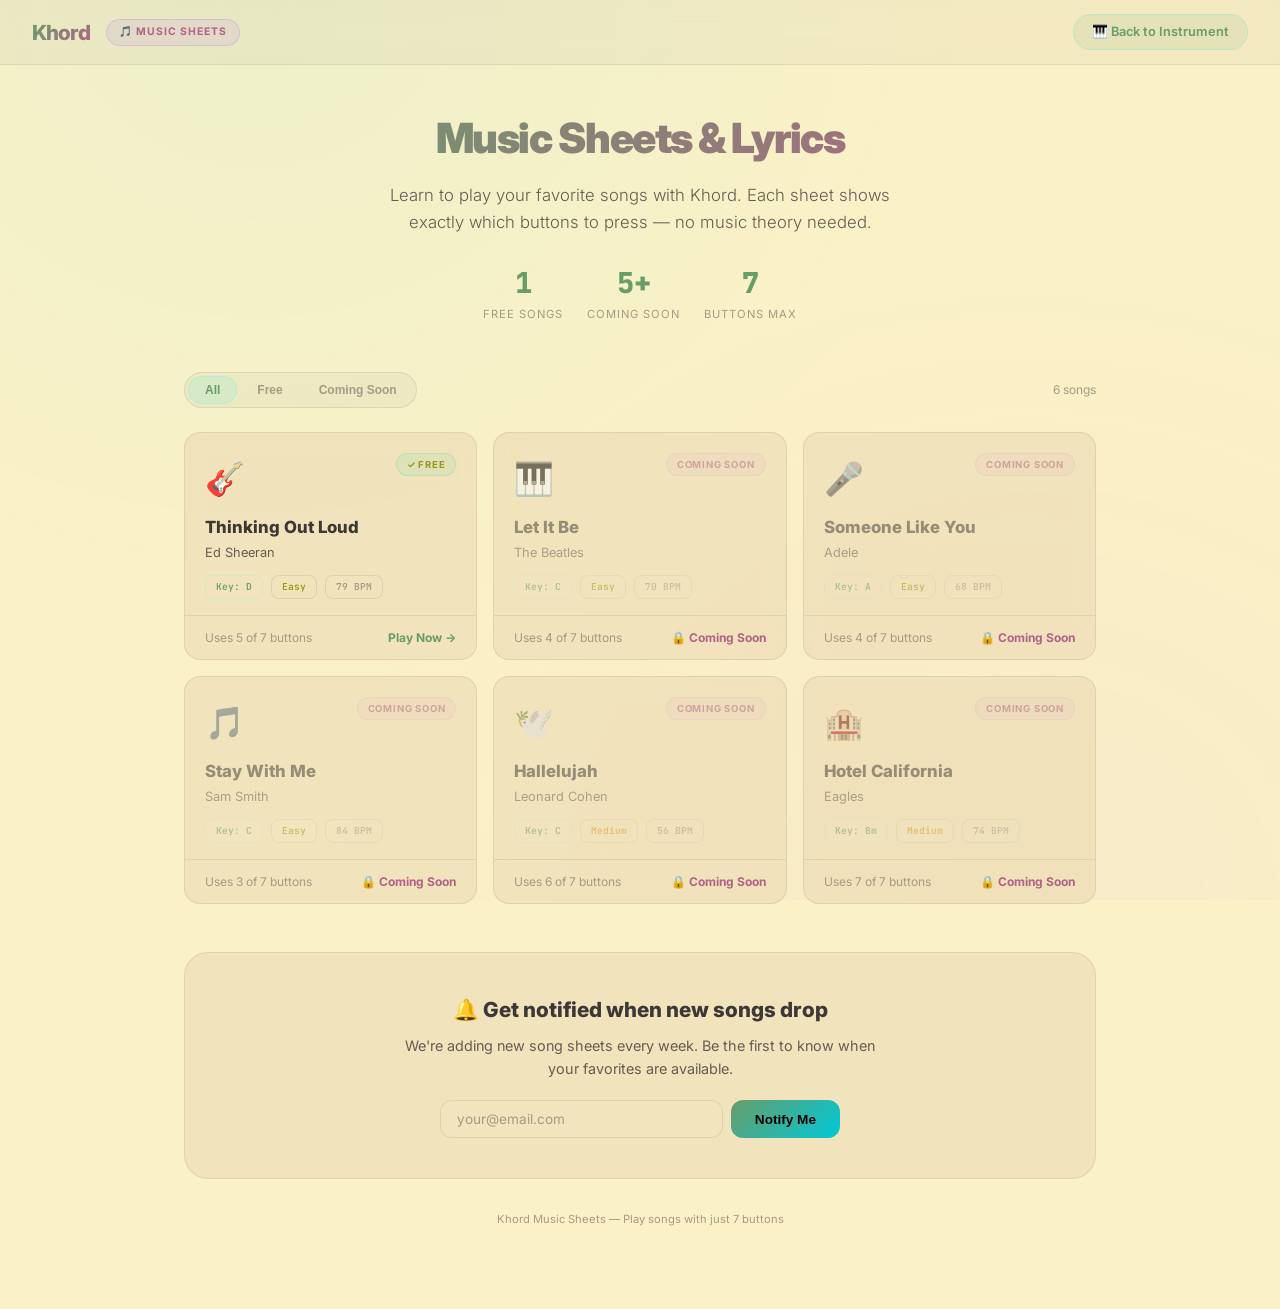
<file: songs/index.html>
<!DOCTYPE html>
<html lang="en">
<head>
    <meta charset="UTF-8">
    <meta name="viewport" content="width=device-width, initial-scale=1.0">
    <meta name="description" content="Khord Music Sheets — Learn to play popular songs with Khord's button-based chord system. Song sheets with lyrics and chord mappings.">
    <title>Khord — Music Sheets & Lyrics</title>
    <link href="https://fonts.googleapis.com/css2?family=Inter:wght@300;400;500;600;700;800;900&family=JetBrains+Mono:wght@400;500;600&display=swap" rel="stylesheet">
    <style>
        :root {
            --bg: #0a0a0f;
            --bg-card: rgba(20, 20, 30, 0.7);
            --bg-glass: rgba(255,255,255,0.03);
            --cyan: #00f0ff;
            --cyan-glow: rgba(0, 240, 255, 0.3);
            --cyan-subtle: rgba(0, 240, 255, 0.08);
            --purple: #a855f7;
            --purple-glow: rgba(168, 85, 247, 0.3);
            --green: #34d399;
            --yellow: #fbbf24;
            --red: #ef4444;
            --text: #f0f0f5;
            --text-dim: #8888a0;
            --text-muted: #555570;
            --border: rgba(255,255,255,0.06);
            --border-hover: rgba(255,255,255,0.12);
            --radius-md: 12px;
            --radius-lg: 16px;
            --radius-xl: 24px;
            --ease: cubic-bezier(0.16, 1, 0.3, 1);
        }
        *, *::before, *::after { margin:0; padding:0; box-sizing:border-box; }
        body {
            font-family: 'Inter', sans-serif;
            background: var(--bg);
            color: var(--text);
            min-height: 100vh;
            line-height: 1.6;
        }
        body::before {
            content:''; position:fixed; inset:0; pointer-events:none; z-index:0;
            background: radial-gradient(ellipse at 20% 0%, rgba(0,240,255,0.05) 0%, transparent 50%),
                        radial-gradient(ellipse at 80% 100%, rgba(168,85,247,0.04) 0%, transparent 50%);
        }

        /* ── Nav Bar ──────────────────────────────── */
        .nav-bar {
            display: flex; align-items: center; justify-content: space-between;
            padding: 14px 32px;
            background: var(--bg-glass);
            backdrop-filter: blur(20px);
            border-bottom: 1px solid var(--border);
            position: sticky; top: 0; z-index: 10;
        }
        .nav-left { display: flex; align-items: center; gap: 16px; }
        .nav-logo {
            font-size: 1.3rem; font-weight: 800; letter-spacing: -1px; text-decoration: none;
            background: linear-gradient(135deg, var(--cyan), var(--purple));
            -webkit-background-clip: text; -webkit-text-fill-color: transparent; background-clip: text;
        }
        .nav-badge {
            padding: 4px 12px; border-radius: 20px; font-size: 0.65rem; font-weight: 700;
            text-transform: uppercase; letter-spacing: 1px;
            background: rgba(168,85,247,0.1); color: var(--purple);
            border: 1px solid rgba(168,85,247,0.2);
        }
        .nav-back {
            display: inline-flex; align-items: center; gap: 6px; padding: 7px 18px;
            border-radius: 20px; font-size: 0.8rem; font-weight: 600; text-decoration: none;
            color: var(--cyan); background: var(--cyan-subtle); border: 1px solid rgba(0,240,255,0.15);
            transition: all 0.2s var(--ease);
        }
        .nav-back:hover {
            background: rgba(0,240,255,0.12); border-color: rgba(0,240,255,0.3);
            box-shadow: 0 0 16px rgba(0,240,255,0.1); transform: translateY(-1px);
        }

        /* ── Page Content ─────────────────────────── */
        .page { max-width: 960px; margin: 0 auto; padding: 40px 24px 80px; position: relative; z-index:1; }

        /* Hero */
        .hero { text-align: center; margin-bottom: 48px; }
        .hero-title {
            font-size: 2.6rem; font-weight: 900; letter-spacing: -1.5px;
            background: linear-gradient(135deg, var(--cyan), var(--purple));
            -webkit-background-clip: text; -webkit-text-fill-color: transparent; background-clip: text;
            margin-bottom: 10px;
        }
        .hero-desc {
            font-size: 1.05rem; color: var(--text-dim); font-weight: 300; max-width: 540px;
            margin: 0 auto 24px;
        }
        .hero-stats {
            display: flex; justify-content: center; gap: 24px; flex-wrap: wrap;
        }
        .stat {
            text-align: center;
        }
        .stat-num {
            font-size: 1.8rem; font-weight: 800; color: var(--cyan);
            font-family: 'JetBrains Mono', monospace;
        }
        .stat-label { font-size: 0.7rem; color: var(--text-muted); text-transform: uppercase; letter-spacing: 1px; }

        /* Filter Bar */
        .filter-bar {
            display: flex; align-items: center; justify-content: space-between;
            margin-bottom: 24px; flex-wrap: wrap; gap: 12px;
        }
        .filter-tabs {
            display: flex; gap: 4px; background: var(--bg-glass); border: 1px solid var(--border);
            border-radius: 20px; padding: 3px;
        }
        .filter-tab {
            padding: 6px 16px; border: none; border-radius: 17px; background: transparent;
            color: var(--text-muted); font-size: 0.75rem; font-weight: 600; cursor: pointer;
            transition: all 0.2s var(--ease);
        }
        .filter-tab:hover { color: var(--text-dim); background: var(--bg-glass); }
        .filter-tab.active {
            background: rgba(0,240,255,0.1); color: var(--cyan);
            border: 1px solid rgba(0,240,255,0.15);
        }
        .filter-count {
            font-size: 0.75rem; color: var(--text-muted);
        }

        /* ── Song Cards Grid ──────────────────────── */
        .songs-grid {
            display: grid; grid-template-columns: repeat(auto-fill, minmax(280px, 1fr));
            gap: 16px;
        }

        .song-card {
            background: var(--bg-card); border: 1px solid var(--border); border-radius: var(--radius-lg);
            padding: 0; overflow: hidden; text-decoration: none; color: var(--text);
            transition: all 0.25s var(--ease); display: flex; flex-direction: column;
            backdrop-filter: blur(10px); position: relative;
        }
        .song-card:hover {
            border-color: var(--border-hover); transform: translateY(-3px);
            box-shadow: 0 12px 40px rgba(0,0,0,0.3);
        }
        .song-card.free:hover { border-color: rgba(0,240,255,0.2); }
        .song-card.locked:hover { border-color: rgba(168,85,247,0.2); }

        /* Card top accent line */
        .song-card::before {
            content: ''; position: absolute; top: 0; left: 0; right: 0; height: 3px;
            background: linear-gradient(90deg, var(--cyan), var(--purple));
            opacity: 0; transition: opacity 0.25s;
        }
        .song-card:hover::before { opacity: 1; }

        .card-body { padding: 20px 20px 16px; flex: 1; }
        .card-top { display: flex; align-items: flex-start; justify-content: space-between; margin-bottom: 10px; }
        .card-emoji { font-size: 2rem; }
        .card-badge {
            padding: 3px 10px; border-radius: 12px; font-size: 0.6rem; font-weight: 700;
            text-transform: uppercase; letter-spacing: 0.8px;
        }
        .badge-free {
            background: rgba(52,211,153,0.1); color: var(--green); border: 1px solid rgba(52,211,153,0.2);
        }
        .badge-coming {
            background: rgba(168,85,247,0.08); color: var(--purple); border: 1px solid rgba(168,85,247,0.15);
        }
        .badge-price {
            background: rgba(251,191,36,0.1); color: var(--yellow); border: 1px solid rgba(251,191,36,0.2);
        }

        .card-title { font-size: 1.05rem; font-weight: 800; margin-bottom: 2px; }
        .card-artist { font-size: 0.8rem; color: var(--text-dim); margin-bottom: 12px; }

        .card-meta {
            display: flex; gap: 8px; flex-wrap: wrap;
        }
        .meta-tag {
            padding: 3px 10px; border-radius: 8px; font-size: 0.6rem; font-weight: 600;
            background: rgba(255,255,255,0.03); border: 1px solid var(--border);
            color: var(--text-muted); font-family: 'JetBrains Mono', monospace;
        }
        .meta-tag.key { color: var(--cyan); border-color: rgba(0,240,255,0.1); }
        .meta-tag.diff-easy { color: var(--green); }
        .meta-tag.diff-medium { color: var(--yellow); }
        .meta-tag.diff-hard { color: var(--red); }

        .card-footer {
            padding: 12px 20px; border-top: 1px solid var(--border);
            display: flex; align-items: center; justify-content: space-between;
            font-size: 0.75rem;
        }
        .card-cta {
            font-weight: 700; color: var(--cyan); display: flex; align-items: center; gap: 4px;
        }
        .card-buttons-count { color: var(--text-muted); }

        /* Locked overlay */
        .song-card.locked .card-body { opacity: 0.5; }
        .song-card.locked .card-cta { color: var(--purple); }

        /* ── CTA Section ──────────────────────────── */
        .cta-section {
            margin-top: 48px; text-align: center; padding: 40px 24px;
            background: var(--bg-card); border: 1px solid var(--border); border-radius: var(--radius-xl);
        }
        .cta-title { font-size: 1.3rem; font-weight: 800; margin-bottom: 8px; }
        .cta-desc { font-size: 0.9rem; color: var(--text-dim); margin-bottom: 20px; max-width: 480px; margin-left: auto; margin-right: auto; }
        .cta-email {
            display: flex; gap: 8px; justify-content: center; max-width: 400px; margin: 0 auto;
        }
        .cta-input {
            flex: 1; padding: 10px 16px; border-radius: var(--radius-md); border: 1px solid var(--border);
            background: rgba(255,255,255,0.03); color: var(--text); font-size: 0.85rem;
            font-family: 'Inter', sans-serif; outline: none; transition: border-color 0.2s;
        }
        .cta-input:focus { border-color: var(--cyan); }
        .cta-input::placeholder { color: var(--text-muted); }
        .cta-submit {
            padding: 10px 24px; border-radius: var(--radius-md); border: none;
            background: linear-gradient(135deg, var(--cyan), #00c8d6); color: #000;
            font-weight: 700; font-size: 0.85rem; cursor: pointer; transition: all 0.2s;
            white-space: nowrap;
        }
        .cta-submit:hover { box-shadow: 0 0 20px var(--cyan-glow); transform: translateY(-1px); }

        /* Footer */
        .page-footer {
            text-align: center; padding: 32px 0 0; font-size: 0.7rem; color: var(--text-muted);
        }

        @media (max-width: 600px) {
            .hero-title { font-size: 1.8rem; }
            .nav-bar { padding: 12px 16px; }
            .page { padding: 24px 16px 60px; }
            .songs-grid { grid-template-columns: 1fr; }
        }

        /* ── Theme Overrides ─────────────────────────── */
        [data-theme="strawberry"] {
            --bg: #f37f83;
            --bg-card: rgba(227, 80, 88, 0.35);
            --bg-glass: rgba(255, 255, 255, 0.1);
            --cyan: #fcfcf8;
            --cyan-glow: rgba(252, 252, 248, 0.25);
            --cyan-subtle: rgba(252, 252, 248, 0.12);
            --purple: #e53c58;
            --purple-glow: rgba(229, 60, 88, 0.3);
            --green: #fcfcf8;
            --yellow: #fcd23f;
            --red: #fcd23f;
            --text: #fcfcf8;
            --text-dim: rgba(252, 252, 248, 0.7);
            --text-muted: rgba(252, 252, 248, 0.45);
            --border: rgba(255, 255, 255, 0.1);
            --border-hover: rgba(255, 255, 255, 0.22);
        }

        [data-theme="gruvbox-light"] {
            --bg: #fbf1c7;
            --bg-card: rgba(235, 219, 178, 0.6);
            --bg-glass: rgba(60, 56, 54, 0.04);
            --cyan: #689d6a;
            --cyan-glow: rgba(104, 157, 106, 0.3);
            --cyan-subtle: rgba(104, 157, 106, 0.1);
            --purple: #b16286;
            --purple-glow: rgba(177, 98, 134, 0.3);
            --green: #98971a;
            --yellow: #d79921;
            --red: #cc241d;
            --text: #3c3836;
            --text-dim: #665c54;
            --text-muted: #a89984;
            --border: rgba(60, 56, 54, 0.1);
            --border-hover: rgba(60, 56, 54, 0.2);
        }

        [data-theme="beach"] {
            --bg: #ffeead;
            --bg-card: rgba(240, 206, 100, 0.3);
            --bg-glass: rgba(91, 120, 105, 0.05);
            --cyan: #96ceb4;
            --cyan-glow: rgba(150, 206, 180, 0.35);
            --cyan-subtle: rgba(150, 206, 180, 0.12);
            --purple: #ff6f69;
            --purple-glow: rgba(255, 111, 105, 0.3);
            --green: #96ceb4;
            --yellow: #ffcc5c;
            --red: #ff6f69;
            --text: #5b7869;
            --text-dim: #7a9486;
            --text-muted: #a3b9ae;
            --border: rgba(91, 120, 105, 0.1);
            --border-hover: rgba(91, 120, 105, 0.2);
        }

        body, .nav-bar, .song-card, .cta-section {
            transition: background-color 0.4s ease, color 0.4s ease, border-color 0.4s ease;
        }
    </style>
</head>
<body>

<!-- ── Nav Bar ──────────────────────────── -->
<nav class="nav-bar">
    <div class="nav-left">
        <a href="../index.html" class="nav-logo">Khord</a>
        <span class="nav-badge">🎵 Music Sheets</span>
    </div>
    <a href="../index.html" class="nav-back">🎹 Back to Instrument</a>
</nav>

<!-- ── Page ─────────────────────────────── -->
<div class="page">

    <!-- Hero -->
    <div class="hero">
        <h1 class="hero-title">Music Sheets & Lyrics</h1>
        <p class="hero-desc">Learn to play your favorite songs with Khord. Each sheet shows exactly which buttons to press — no music theory needed.</p>
        <div class="hero-stats">
            <div class="stat">
                <div class="stat-num">1</div>
                <div class="stat-label">Free Songs</div>
            </div>
            <div class="stat">
                <div class="stat-num">5+</div>
                <div class="stat-label">Coming Soon</div>
            </div>
            <div class="stat">
                <div class="stat-num">7</div>
                <div class="stat-label">Buttons Max</div>
            </div>
        </div>
    </div>

    <!-- Filter -->
    <div class="filter-bar">
        <div class="filter-tabs">
            <button class="filter-tab active">All</button>
            <button class="filter-tab">Free</button>
            <button class="filter-tab">Coming Soon</button>
        </div>
        <span class="filter-count">6 songs</span>
    </div>

    <!-- Song Cards -->
    <div class="songs-grid">

        <!-- ✅ FREE — Thinking Out Loud -->
        <a href="thinking-out-loud.html" class="song-card free">
            <div class="card-body">
                <div class="card-top">
                    <span class="card-emoji">🎸</span>
                    <span class="card-badge badge-free">✓ Free</span>
                </div>
                <div class="card-title">Thinking Out Loud</div>
                <div class="card-artist">Ed Sheeran</div>
                <div class="card-meta">
                    <span class="meta-tag key">Key: D</span>
                    <span class="meta-tag diff-easy">Easy</span>
                    <span class="meta-tag">79 BPM</span>
                </div>
            </div>
            <div class="card-footer">
                <span class="card-buttons-count">Uses 5 of 7 buttons</span>
                <span class="card-cta">Play Now →</span>
            </div>
        </a>

        <!-- 🔒 COMING SOON — Let It Be -->
        <div class="song-card locked">
            <div class="card-body">
                <div class="card-top">
                    <span class="card-emoji">🎹</span>
                    <span class="card-badge badge-coming">Coming Soon</span>
                </div>
                <div class="card-title">Let It Be</div>
                <div class="card-artist">The Beatles</div>
                <div class="card-meta">
                    <span class="meta-tag key">Key: C</span>
                    <span class="meta-tag diff-easy">Easy</span>
                    <span class="meta-tag">70 BPM</span>
                </div>
            </div>
            <div class="card-footer">
                <span class="card-buttons-count">Uses 4 of 7 buttons</span>
                <span class="card-cta">🔒 Coming Soon</span>
            </div>
        </div>

        <!-- 🔒 COMING SOON — Someone Like You -->
        <div class="song-card locked">
            <div class="card-body">
                <div class="card-top">
                    <span class="card-emoji">🎤</span>
                    <span class="card-badge badge-coming">Coming Soon</span>
                </div>
                <div class="card-title">Someone Like You</div>
                <div class="card-artist">Adele</div>
                <div class="card-meta">
                    <span class="meta-tag key">Key: A</span>
                    <span class="meta-tag diff-easy">Easy</span>
                    <span class="meta-tag">68 BPM</span>
                </div>
            </div>
            <div class="card-footer">
                <span class="card-buttons-count">Uses 4 of 7 buttons</span>
                <span class="card-cta">🔒 Coming Soon</span>
            </div>
        </div>

        <!-- 🔒 COMING SOON — Stay With Me -->
        <div class="song-card locked">
            <div class="card-body">
                <div class="card-top">
                    <span class="card-emoji">🎵</span>
                    <span class="card-badge badge-coming">Coming Soon</span>
                </div>
                <div class="card-title">Stay With Me</div>
                <div class="card-artist">Sam Smith</div>
                <div class="card-meta">
                    <span class="meta-tag key">Key: C</span>
                    <span class="meta-tag diff-easy">Easy</span>
                    <span class="meta-tag">84 BPM</span>
                </div>
            </div>
            <div class="card-footer">
                <span class="card-buttons-count">Uses 3 of 7 buttons</span>
                <span class="card-cta">🔒 Coming Soon</span>
            </div>
        </div>

        <!-- 🔒 COMING SOON — Hallelujah -->
        <div class="song-card locked">
            <div class="card-body">
                <div class="card-top">
                    <span class="card-emoji">🕊️</span>
                    <span class="card-badge badge-coming">Coming Soon</span>
                </div>
                <div class="card-title">Hallelujah</div>
                <div class="card-artist">Leonard Cohen</div>
                <div class="card-meta">
                    <span class="meta-tag key">Key: C</span>
                    <span class="meta-tag diff-medium">Medium</span>
                    <span class="meta-tag">56 BPM</span>
                </div>
            </div>
            <div class="card-footer">
                <span class="card-buttons-count">Uses 6 of 7 buttons</span>
                <span class="card-cta">🔒 Coming Soon</span>
            </div>
        </div>

        <!-- 🔒 COMING SOON — Hotel California -->
        <div class="song-card locked">
            <div class="card-body">
                <div class="card-top">
                    <span class="card-emoji">🏨</span>
                    <span class="card-badge badge-coming">Coming Soon</span>
                </div>
                <div class="card-title">Hotel California</div>
                <div class="card-artist">Eagles</div>
                <div class="card-meta">
                    <span class="meta-tag key">Key: Bm</span>
                    <span class="meta-tag diff-medium">Medium</span>
                    <span class="meta-tag">74 BPM</span>
                </div>
            </div>
            <div class="card-footer">
                <span class="card-buttons-count">Uses 7 of 7 buttons</span>
                <span class="card-cta">🔒 Coming Soon</span>
            </div>
        </div>

    </div>

    <!-- CTA -->
    <div class="cta-section">
        <div class="cta-title">🔔 Get notified when new songs drop</div>
        <p class="cta-desc">We're adding new song sheets every week. Be the first to know when your favorites are available.</p>
        <div class="cta-email">
            <input type="email" id="notify-email" class="cta-input" placeholder="your@email.com">
            <button id="notify-btn" class="cta-submit" onclick="submitEmail()">Notify Me</button>
        </div>
        <div id="notify-status" style="margin-top: 12px; font-size: 0.85rem; display: none;"></div>
    </div>

    <div class="page-footer">
        <p>Khord Music Sheets — Play songs with just 7 buttons</p>
    </div>

</div>

<script>
    (function() {
        try {
            const saved = localStorage.getItem('khord_theme') || 'gruvbox-light';
            if (saved !== 'default') {
                document.body.setAttribute('data-theme', saved);
            }
        } catch(e) {}
    })();

    // Replace this URL with your Google Apps Script Web App URL
    const GOOGLE_SCRIPT_URL = 'https://script.google.com/macros/s/AKfycbxKcOhUfEvqDuA_bAR-ODuqVkQqo8r_4iJMiOC5UDkG-OsMx6kA8eri4E8WagaWDoU6lA/exec';

    function submitEmail() {
        const emailInput = document.getElementById('notify-email');
        const btn = document.getElementById('notify-btn');
        const status = document.getElementById('notify-status');
        const email = emailInput.value.trim();

        if (!email || !email.includes('@')) {
            status.style.display = 'block';
            status.style.color = 'var(--red)';
            status.textContent = 'Please enter a valid email address.';
            return;
        }

        btn.disabled = true;
        btn.textContent = 'Submitting...';
        status.style.display = 'none';

        // Use no-cors to bypass CORS restrictions when posting to Google Apps Script
        fetch(GOOGLE_SCRIPT_URL, {
            method: 'POST',
            mode: 'no-cors',
            headers: {
                'Content-Type': 'application/x-www-form-urlencoded',
            },
            body: 'email=' + encodeURIComponent(email)
        })
        .then(() => {
            emailInput.value = '';
            btn.disabled = false;
            btn.textContent = 'Notify Me';
            status.style.display = 'block';
            status.style.color = 'var(--green)';
            status.textContent = 'Success! You will be notified.';
        })
        .catch(error => {
            btn.disabled = false;
            btn.textContent = 'Notify Me';
            status.style.display = 'block';
            status.style.color = 'var(--red)';
            status.textContent = 'Something went wrong. Please try again.';
        });
    }
</script>
</body>
</html>
</file>
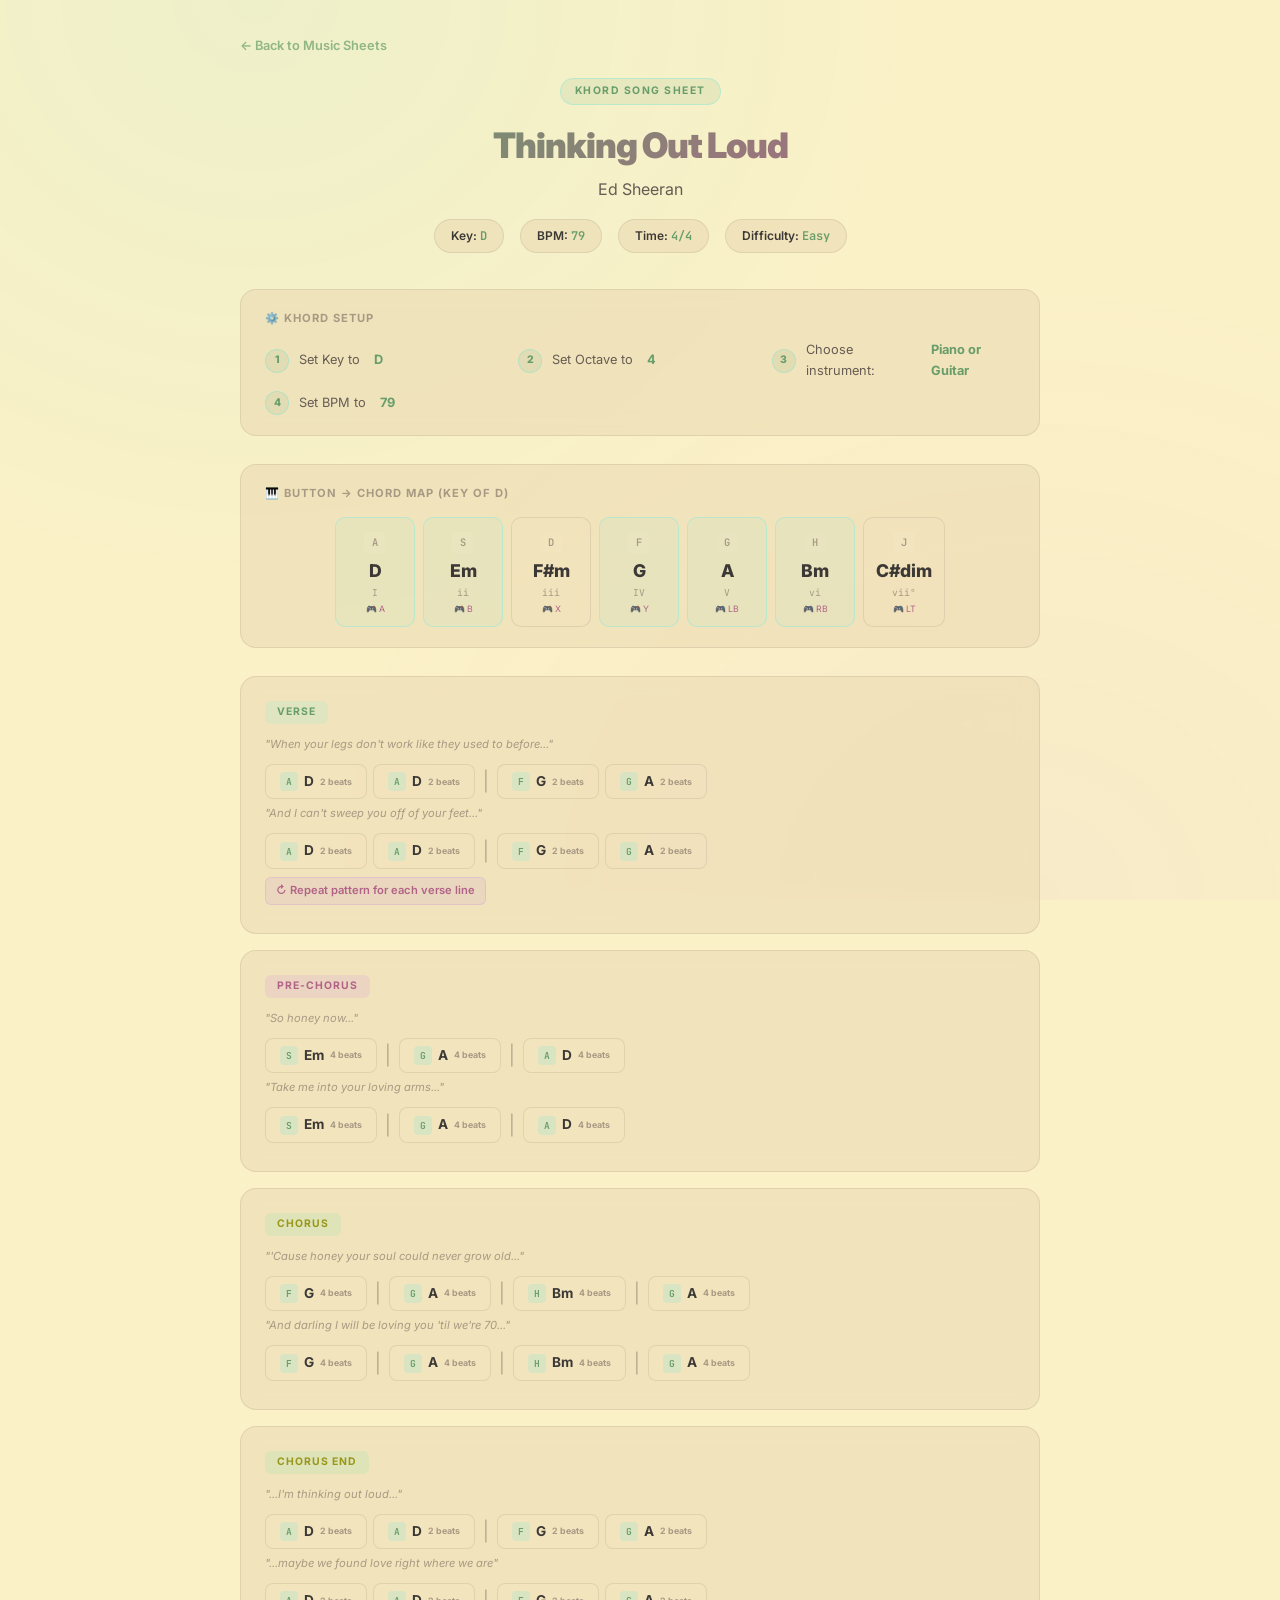
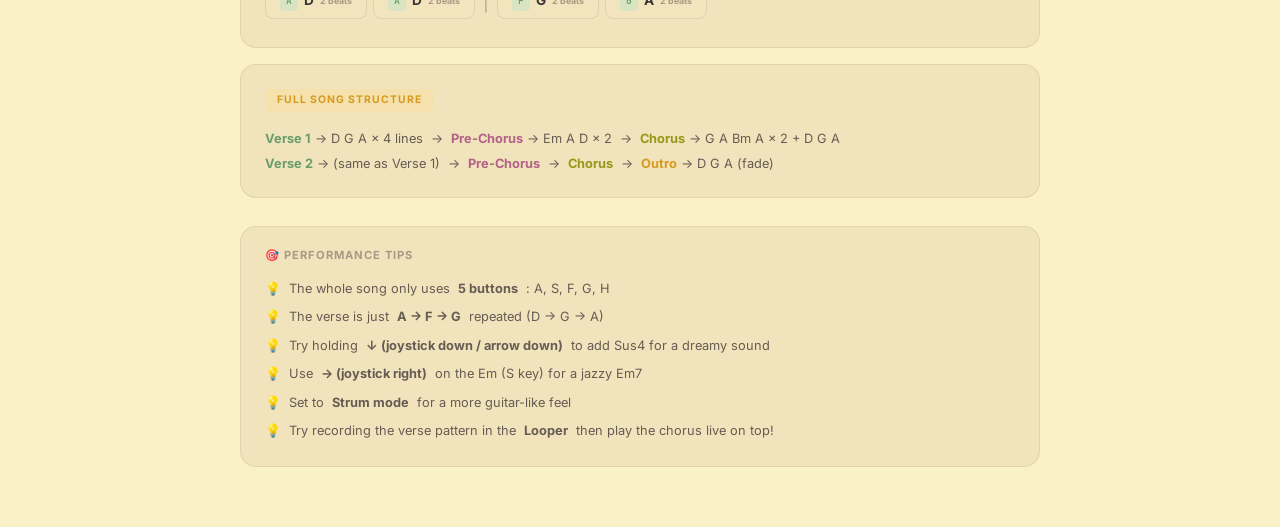
<file: songs/thinking-out-loud.html>
<!DOCTYPE html>
<html lang="en">
<head>
    <meta charset="UTF-8">
    <meta name="viewport" content="width=device-width, initial-scale=1.0">
    <title>Khord — Thinking Out Loud (Ed Sheeran)</title>
    <link href="https://fonts.googleapis.com/css2?family=Inter:wght@300;400;500;600;700;800;900&family=JetBrains+Mono:wght@400;500;600&display=swap" rel="stylesheet">
    <style>
        :root {
            --bg: #0a0a0f;
            --bg-card: rgba(20, 20, 30, 0.7);
            --cyan: #00f0ff;
            --cyan-glow: rgba(0, 240, 255, 0.3);
            --cyan-subtle: rgba(0, 240, 255, 0.08);
            --purple: #a855f7;
            --green: #34d399;
            --yellow: #fbbf24;
            --red: #ef4444;
            --text: #f0f0f5;
            --text-dim: #8888a0;
            --text-muted: #555570;
            --border: rgba(255,255,255,0.06);
        }
        *, *::before, *::after { margin:0; padding:0; box-sizing:border-box; }
        body {
            font-family: 'Inter', sans-serif;
            background: var(--bg);
            color: var(--text);
            min-height: 100vh;
            padding: 32px 24px 60px;
            line-height: 1.6;
        }
        body::before {
            content:''; position:fixed; inset:0; pointer-events:none; z-index:0;
            background: radial-gradient(ellipse at 20% 0%, rgba(0,240,255,0.05) 0%, transparent 50%),
                        radial-gradient(ellipse at 80% 100%, rgba(168,85,247,0.04) 0%, transparent 50%);
        }
        .container { max-width: 800px; margin: 0 auto; position: relative; z-index:1; }

        /* Header */
        .song-header { text-align: center; margin-bottom: 36px; }
        .song-header .badge {
            display: inline-block; padding: 4px 14px; border-radius: 20px; font-size: 0.65rem;
            font-weight: 700; text-transform: uppercase; letter-spacing: 1.5px;
            background: var(--cyan-subtle); color: var(--cyan); border: 1px solid rgba(0,240,255,0.2);
            margin-bottom: 12px;
        }
        .song-title {
            font-size: 2.2rem; font-weight: 900; letter-spacing: -1px;
            background: linear-gradient(135deg, var(--cyan), var(--purple));
            -webkit-background-clip: text; -webkit-text-fill-color: transparent; background-clip: text;
        }
        .song-artist { font-size: 1rem; color: var(--text-dim); font-weight: 400; margin-top: 4px; }
        .song-meta {
            display: flex; justify-content: center; gap: 16px; margin-top: 16px; flex-wrap: wrap;
        }
        .meta-chip {
            padding: 6px 16px; border-radius: 20px; font-size: 0.75rem; font-weight: 600;
            background: var(--bg-card); border: 1px solid var(--border);
        }
        .meta-chip span { color: var(--cyan); font-family: 'JetBrains Mono', monospace; }

        /* Setup box */
        .setup-box {
            background: var(--bg-card); border: 1px solid var(--border); border-radius: 16px;
            padding: 20px 24px; margin-bottom: 28px; backdrop-filter: blur(10px);
        }
        .setup-box h3 {
            font-size: 0.7rem; text-transform: uppercase; letter-spacing: 1px; color: var(--text-muted);
            margin-bottom: 12px; font-weight: 700;
        }
        .setup-steps {
            display: grid; grid-template-columns: repeat(auto-fit, minmax(200px, 1fr)); gap: 10px;
        }
        .setup-step {
            display: flex; align-items: center; gap: 10px; font-size: 0.8rem; color: var(--text-dim);
        }
        .step-num {
            width: 24px; height: 24px; border-radius: 50%; display: flex; align-items: center;
            justify-content: center; font-size: 0.65rem; font-weight: 800; flex-shrink: 0;
            background: var(--cyan-subtle); color: var(--cyan); border: 1px solid rgba(0,240,255,0.2);
        }

        /* Chord reference */
        .chord-ref {
            background: var(--bg-card); border: 1px solid var(--border); border-radius: 16px;
            padding: 20px 24px; margin-bottom: 28px;
        }
        .chord-ref h3 {
            font-size: 0.7rem; text-transform: uppercase; letter-spacing: 1px;
            color: var(--text-muted); margin-bottom: 14px; font-weight: 700;
        }
        .chord-ref-grid {
            display: flex; gap: 8px; flex-wrap: wrap; justify-content: center;
        }
        .chord-ref-item {
            text-align: center; padding: 10px 12px; border-radius: 10px; min-width: 80px;
            background: rgba(255,255,255,0.02); border: 1px solid var(--border);
            transition: all 0.2s;
        }
        .chord-ref-item:hover {
            border-color: var(--cyan); background: var(--cyan-subtle);
        }
        .chord-ref-item.used {
            border-color: rgba(0,240,255,0.2); background: rgba(0,240,255,0.04);
        }
        .cri-key {
            font-family: 'JetBrains Mono', monospace; font-size: 0.65rem; font-weight: 600;
            color: var(--text-muted); background: rgba(255,255,255,0.04); padding: 2px 8px;
            border-radius: 4px; display: inline-block; margin-bottom: 4px;
        }
        .cri-chord { font-size: 1.1rem; font-weight: 800; color: var(--text); }
        .cri-num { font-size: 0.6rem; color: var(--text-muted); font-family: 'JetBrains Mono', monospace; }
        .cri-gp { font-size: 0.55rem; color: var(--purple); margin-top: 2px; }

        /* Song sections */
        .section {
            background: var(--bg-card); border: 1px solid var(--border); border-radius: 16px;
            padding: 20px 24px; margin-bottom: 16px; backdrop-filter: blur(10px);
        }
        .section-label {
            display: inline-block; padding: 3px 12px; border-radius: 6px; font-size: 0.65rem;
            font-weight: 700; text-transform: uppercase; letter-spacing: 1px; margin-bottom: 14px;
        }
        .section-label.verse { background: rgba(0,240,255,0.08); color: var(--cyan); }
        .section-label.prechorus { background: rgba(168,85,247,0.1); color: var(--purple); }
        .section-label.chorus { background: rgba(52,211,153,0.1); color: var(--green); }
        .section-label.outro { background: rgba(251,191,36,0.1); color: var(--yellow); }

        /* Chord lines */
        .chord-line {
            display: flex; flex-wrap: wrap; gap: 6px; margin-bottom: 8px; align-items: center;
        }
        .chord-line .lyric-hint {
            width: 100%; font-size: 0.7rem; color: var(--text-muted); font-style: italic;
            margin-bottom: 2px; margin-top: -2px;
        }
        .chord-pill {
            display: inline-flex; align-items: center; gap: 6px; padding: 6px 14px;
            border-radius: 8px; font-weight: 700; font-size: 0.85rem;
            background: rgba(255,255,255,0.03); border: 1px solid var(--border);
            transition: all 0.2s; cursor: default;
        }
        .chord-pill:hover { border-color: var(--cyan); background: var(--cyan-subtle); }
        .chord-pill .cp-name { color: var(--text); }
        .chord-pill .cp-key {
            font-family: 'JetBrains Mono', monospace; font-size: 0.6rem; font-weight: 600;
            color: var(--cyan); background: rgba(0,240,255,0.1); padding: 2px 6px; border-radius: 4px;
        }
        .chord-pill .cp-hold {
            font-size: 0.55rem; color: var(--text-muted);
        }
        .bar-sep {
            color: var(--text-muted); font-size: 1.2rem; font-weight: 300; padding: 0 2px;
        }
        .repeat-mark {
            font-size: 0.7rem; color: var(--purple); font-weight: 600; padding: 4px 10px;
            border-radius: 6px; background: rgba(168,85,247,0.08); border: 1px solid rgba(168,85,247,0.15);
        }

        /* Tips */
        .tips {
            background: var(--bg-card); border: 1px solid var(--border); border-radius: 16px;
            padding: 20px 24px; margin-top: 28px;
        }
        .tips h3 {
            font-size: 0.7rem; text-transform: uppercase; letter-spacing: 1px;
            color: var(--text-muted); margin-bottom: 10px; font-weight: 700;
        }
        .tips ul { list-style: none; }
        .tips li {
            font-size: 0.8rem; color: var(--text-dim); padding: 4px 0;
            display: flex; align-items: flex-start; gap: 8px;
        }
        .tips li::before { content: '💡'; flex-shrink: 0; }

        .back-link {
            display: inline-flex; align-items: center; gap: 6px; color: var(--cyan);
            text-decoration: none; font-size: 0.8rem; font-weight: 600; margin-bottom: 20px;
            opacity: 0.7; transition: opacity 0.2s;
        }
        .back-link:hover { opacity: 1; }

        @media (max-width: 600px) {
            .song-title { font-size: 1.6rem; }
            .chord-ref-grid { gap: 6px; }
            .chord-ref-item { min-width: 65px; padding: 8px; }
        }

        /* ── Theme Overrides ─────────────────────────── */
        [data-theme="strawberry"] {
            --bg: #f37f83;
            --bg-card: rgba(227, 80, 88, 0.35);
            --cyan: #fcfcf8;
            --cyan-glow: rgba(252, 252, 248, 0.25);
            --cyan-subtle: rgba(252, 252, 248, 0.12);
            --purple: #e53c58;
            --green: #fcfcf8;
            --yellow: #fcd23f;
            --red: #fcd23f;
            --text: #fcfcf8;
            --text-dim: rgba(252, 252, 248, 0.7);
            --text-muted: rgba(252, 252, 248, 0.45);
            --border: rgba(255, 255, 255, 0.1);
        }

        [data-theme="gruvbox-light"] {
            --bg: #fbf1c7;
            --bg-card: rgba(235, 219, 178, 0.6);
            --cyan: #689d6a;
            --cyan-glow: rgba(104, 157, 106, 0.3);
            --cyan-subtle: rgba(104, 157, 106, 0.1);
            --purple: #b16286;
            --green: #98971a;
            --yellow: #d79921;
            --red: #cc241d;
            --text: #3c3836;
            --text-dim: #665c54;
            --text-muted: #a89984;
            --border: rgba(60, 56, 54, 0.1);
        }

        [data-theme="beach"] {
            --bg: #ffeead;
            --bg-card: rgba(240, 206, 100, 0.3);
            --cyan: #96ceb4;
            --cyan-glow: rgba(150, 206, 180, 0.35);
            --cyan-subtle: rgba(150, 206, 180, 0.12);
            --purple: #ff6f69;
            --green: #96ceb4;
            --yellow: #ffcc5c;
            --red: #ff6f69;
            --text: #5b7869;
            --text-dim: #7a9486;
            --text-muted: #a3b9ae;
            --border: rgba(91, 120, 105, 0.1);
        }

        body, .setup-box, .chord-ref-item, .sheet-box, .chord-bubble {
            transition: background-color 0.4s ease, color 0.4s ease, border-color 0.4s ease;
        }
    </style>
</head>
<body>
<div class="container">

    <a class="back-link" href="index.html">← Back to Music Sheets</a>

    <!-- Header -->
    <div class="song-header">
        <div class="badge">Khord Song Sheet</div>
        <h1 class="song-title">Thinking Out Loud</h1>
        <p class="song-artist">Ed Sheeran</p>
        <div class="song-meta">
            <div class="meta-chip">Key: <span>D</span></div>
            <div class="meta-chip">BPM: <span>79</span></div>
            <div class="meta-chip">Time: <span>4/4</span></div>
            <div class="meta-chip">Difficulty: <span>Easy</span></div>
        </div>
    </div>

    <!-- Setup -->
    <div class="setup-box">
        <h3>⚙️ Khord Setup</h3>
        <div class="setup-steps">
            <div class="setup-step">
                <span class="step-num">1</span> Set Key to <strong style="color:var(--cyan);margin-left:4px">D</strong>
            </div>
            <div class="setup-step">
                <span class="step-num">2</span> Set Octave to <strong style="color:var(--cyan);margin-left:4px">4</strong>
            </div>
            <div class="setup-step">
                <span class="step-num">3</span> Choose instrument: <strong style="color:var(--cyan);margin-left:4px">Piano or Guitar</strong>
            </div>
            <div class="setup-step">
                <span class="step-num">4</span> Set BPM to <strong style="color:var(--cyan);margin-left:4px">79</strong>
            </div>
        </div>
    </div>

    <!-- Chord Reference -->
    <div class="chord-ref">
        <h3>🎹 Button → Chord Map (Key of D)</h3>
        <div class="chord-ref-grid">
            <div class="chord-ref-item used">
                <div class="cri-key">A</div>
                <div class="cri-chord">D</div>
                <div class="cri-num">I</div>
                <div class="cri-gp">🎮 A</div>
            </div>
            <div class="chord-ref-item used">
                <div class="cri-key">S</div>
                <div class="cri-chord">Em</div>
                <div class="cri-num">ii</div>
                <div class="cri-gp">🎮 B</div>
            </div>
            <div class="chord-ref-item">
                <div class="cri-key">D</div>
                <div class="cri-chord">F#m</div>
                <div class="cri-num">iii</div>
                <div class="cri-gp">🎮 X</div>
            </div>
            <div class="chord-ref-item used">
                <div class="cri-key">F</div>
                <div class="cri-chord">G</div>
                <div class="cri-num">IV</div>
                <div class="cri-gp">🎮 Y</div>
            </div>
            <div class="chord-ref-item used">
                <div class="cri-key">G</div>
                <div class="cri-chord">A</div>
                <div class="cri-num">V</div>
                <div class="cri-gp">🎮 LB</div>
            </div>
            <div class="chord-ref-item used">
                <div class="cri-key">H</div>
                <div class="cri-chord">Bm</div>
                <div class="cri-num">vi</div>
                <div class="cri-gp">🎮 RB</div>
            </div>
            <div class="chord-ref-item">
                <div class="cri-key">J</div>
                <div class="cri-chord">C#dim</div>
                <div class="cri-num">vii°</div>
                <div class="cri-gp">🎮 LT</div>
            </div>
        </div>
    </div>

    <!-- ═══ VERSE ═══ -->
    <div class="section">
        <div class="section-label verse">Verse</div>
        <div class="chord-line">
            <span class="lyric-hint">"When your legs don't work like they used to before..."</span>
        </div>
        <div class="chord-line">
            <span class="chord-pill"><span class="cp-key">A</span><span class="cp-name">D</span><span class="cp-hold">2 beats</span></span>
            <span class="chord-pill"><span class="cp-key">A</span><span class="cp-name">D</span><span class="cp-hold">2 beats</span></span>
            <span class="bar-sep">|</span>
            <span class="chord-pill"><span class="cp-key">F</span><span class="cp-name">G</span><span class="cp-hold">2 beats</span></span>
            <span class="chord-pill"><span class="cp-key">G</span><span class="cp-name">A</span><span class="cp-hold">2 beats</span></span>
        </div>
        <div class="chord-line">
            <span class="lyric-hint">"And I can't sweep you off of your feet..."</span>
        </div>
        <div class="chord-line">
            <span class="chord-pill"><span class="cp-key">A</span><span class="cp-name">D</span><span class="cp-hold">2 beats</span></span>
            <span class="chord-pill"><span class="cp-key">A</span><span class="cp-name">D</span><span class="cp-hold">2 beats</span></span>
            <span class="bar-sep">|</span>
            <span class="chord-pill"><span class="cp-key">F</span><span class="cp-name">G</span><span class="cp-hold">2 beats</span></span>
            <span class="chord-pill"><span class="cp-key">G</span><span class="cp-name">A</span><span class="cp-hold">2 beats</span></span>
        </div>
        <div class="chord-line">
            <span class="repeat-mark">↻ Repeat pattern for each verse line</span>
        </div>
    </div>

    <!-- ═══ PRE-CHORUS ═══ -->
    <div class="section">
        <div class="section-label prechorus">Pre-Chorus</div>
        <div class="chord-line">
            <span class="lyric-hint">"So honey now..."</span>
        </div>
        <div class="chord-line">
            <span class="chord-pill"><span class="cp-key">S</span><span class="cp-name">Em</span><span class="cp-hold">4 beats</span></span>
            <span class="bar-sep">|</span>
            <span class="chord-pill"><span class="cp-key">G</span><span class="cp-name">A</span><span class="cp-hold">4 beats</span></span>
            <span class="bar-sep">|</span>
            <span class="chord-pill"><span class="cp-key">A</span><span class="cp-name">D</span><span class="cp-hold">4 beats</span></span>
        </div>
        <div class="chord-line">
            <span class="lyric-hint">"Take me into your loving arms..."</span>
        </div>
        <div class="chord-line">
            <span class="chord-pill"><span class="cp-key">S</span><span class="cp-name">Em</span><span class="cp-hold">4 beats</span></span>
            <span class="bar-sep">|</span>
            <span class="chord-pill"><span class="cp-key">G</span><span class="cp-name">A</span><span class="cp-hold">4 beats</span></span>
            <span class="bar-sep">|</span>
            <span class="chord-pill"><span class="cp-key">A</span><span class="cp-name">D</span><span class="cp-hold">4 beats</span></span>
        </div>
    </div>

    <!-- ═══ CHORUS ═══ -->
    <div class="section">
        <div class="section-label chorus">Chorus</div>
        <div class="chord-line">
            <span class="lyric-hint">"'Cause honey your soul could never grow old..."</span>
        </div>
        <div class="chord-line">
            <span class="chord-pill"><span class="cp-key">F</span><span class="cp-name">G</span><span class="cp-hold">4 beats</span></span>
            <span class="bar-sep">|</span>
            <span class="chord-pill"><span class="cp-key">G</span><span class="cp-name">A</span><span class="cp-hold">4 beats</span></span>
            <span class="bar-sep">|</span>
            <span class="chord-pill"><span class="cp-key">H</span><span class="cp-name">Bm</span><span class="cp-hold">4 beats</span></span>
            <span class="bar-sep">|</span>
            <span class="chord-pill"><span class="cp-key">G</span><span class="cp-name">A</span><span class="cp-hold">4 beats</span></span>
        </div>
        <div class="chord-line">
            <span class="lyric-hint">"And darling I will be loving you 'til we're 70..."</span>
        </div>
        <div class="chord-line">
            <span class="chord-pill"><span class="cp-key">F</span><span class="cp-name">G</span><span class="cp-hold">4 beats</span></span>
            <span class="bar-sep">|</span>
            <span class="chord-pill"><span class="cp-key">G</span><span class="cp-name">A</span><span class="cp-hold">4 beats</span></span>
            <span class="bar-sep">|</span>
            <span class="chord-pill"><span class="cp-key">H</span><span class="cp-name">Bm</span><span class="cp-hold">4 beats</span></span>
            <span class="bar-sep">|</span>
            <span class="chord-pill"><span class="cp-key">G</span><span class="cp-name">A</span><span class="cp-hold">4 beats</span></span>
        </div>
    </div>

    <!-- ═══ CHORUS END ═══ -->
    <div class="section">
        <div class="section-label chorus">Chorus End</div>
        <div class="chord-line">
            <span class="lyric-hint">"...I'm thinking out loud..."</span>
        </div>
        <div class="chord-line">
            <span class="chord-pill"><span class="cp-key">A</span><span class="cp-name">D</span><span class="cp-hold">2 beats</span></span>
            <span class="chord-pill"><span class="cp-key">A</span><span class="cp-name">D</span><span class="cp-hold">2 beats</span></span>
            <span class="bar-sep">|</span>
            <span class="chord-pill"><span class="cp-key">F</span><span class="cp-name">G</span><span class="cp-hold">2 beats</span></span>
            <span class="chord-pill"><span class="cp-key">G</span><span class="cp-name">A</span><span class="cp-hold">2 beats</span></span>
        </div>
        <div class="chord-line">
            <span class="lyric-hint">"...maybe we found love right where we are"</span>
        </div>
        <div class="chord-line">
            <span class="chord-pill"><span class="cp-key">A</span><span class="cp-name">D</span><span class="cp-hold">2 beats</span></span>
            <span class="chord-pill"><span class="cp-key">A</span><span class="cp-name">D</span><span class="cp-hold">2 beats</span></span>
            <span class="bar-sep">|</span>
            <span class="chord-pill"><span class="cp-key">F</span><span class="cp-name">G</span><span class="cp-hold">2 beats</span></span>
            <span class="chord-pill"><span class="cp-key">G</span><span class="cp-name">A</span><span class="cp-hold">2 beats</span></span>
        </div>
    </div>

    <!-- ═══ FULL STRUCTURE ═══ -->
    <div class="section">
        <div class="section-label outro">Full Song Structure</div>
        <div style="font-size:0.8rem; color:var(--text-dim); line-height:2;">
            <strong style="color:var(--cyan)">Verse 1</strong> → D G A × 4 lines &nbsp;→&nbsp;
            <strong style="color:var(--purple)">Pre-Chorus</strong> → Em A D × 2 &nbsp;→&nbsp;
            <strong style="color:var(--green)">Chorus</strong> → G A Bm A × 2 + D G A<br>
            <strong style="color:var(--cyan)">Verse 2</strong> → (same as Verse 1) &nbsp;→&nbsp;
            <strong style="color:var(--purple)">Pre-Chorus</strong> &nbsp;→&nbsp;
            <strong style="color:var(--green)">Chorus</strong> &nbsp;→&nbsp;
            <strong style="color:var(--yellow)">Outro</strong> → D G A (fade)
        </div>
    </div>

    <!-- Tips -->
    <div class="tips">
        <h3>🎯 Performance Tips</h3>
        <ul>
            <li>The whole song only uses <strong>5 buttons</strong>: A, S, F, G, H</li>
            <li>The verse is just <strong>A → F → G</strong> repeated (D → G → A)</li>
            <li>Try holding <strong>↓ (joystick down / arrow down)</strong> to add Sus4 for a dreamy sound</li>
            <li>Use <strong>→ (joystick right)</strong> on the Em (S key) for a jazzy Em7</li>
            <li>Set to <strong>Strum mode</strong> for a more guitar-like feel</li>
            <li>Try recording the verse pattern in the <strong>Looper</strong> then play the chorus live on top!</li>
        </ul>
    </div>

</div>

<script>
    (function() {
        try {
            const saved = localStorage.getItem('khord_theme') || 'gruvbox-light';
            if (saved !== 'default') {
                document.body.setAttribute('data-theme', saved);
            }
        } catch(e) {}
    })();
</script>
</body>
</html>
</file>
